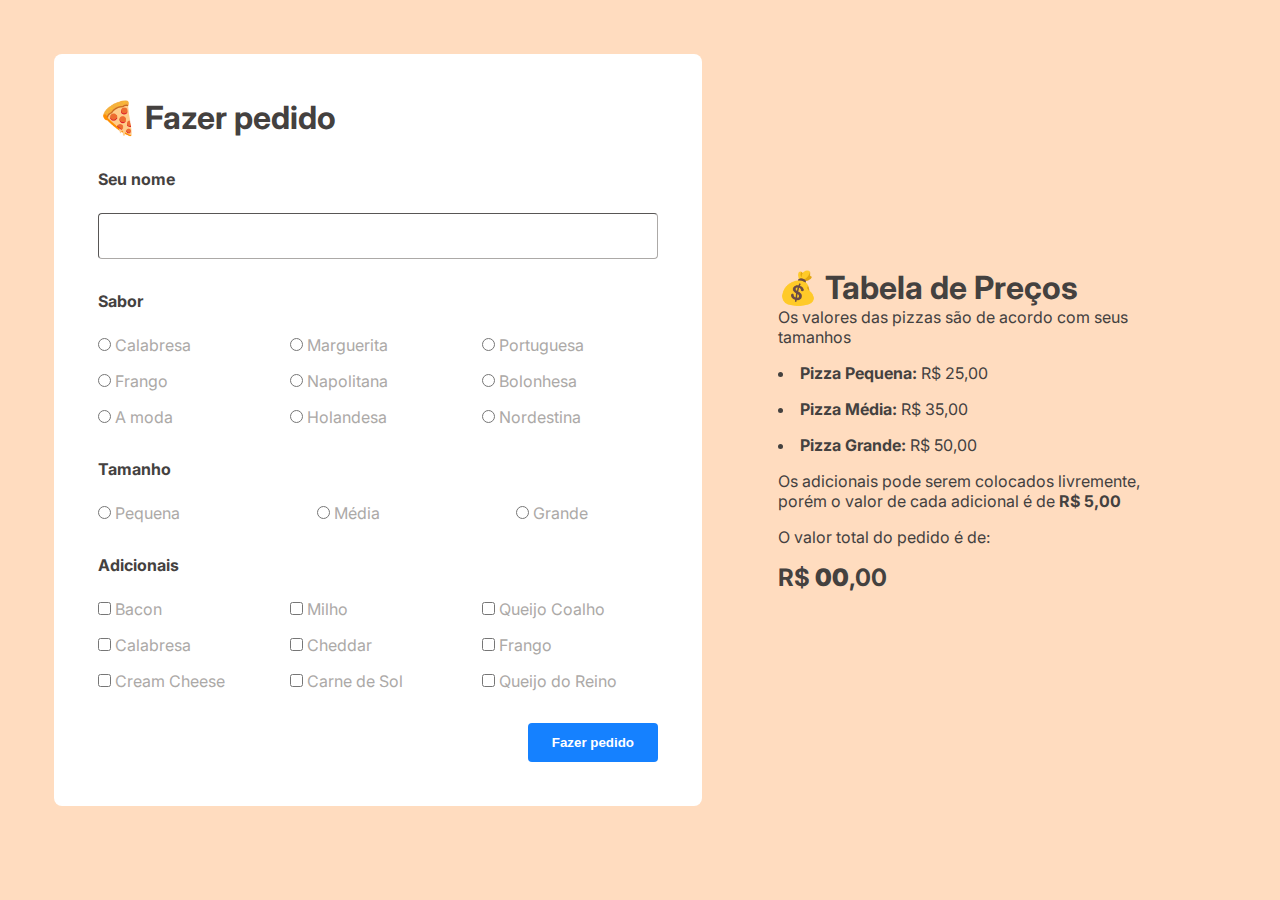
<file: webcoding/17_pizzaria-js/index.html>
<!DOCTYPE html>
<html lang="pt-br">

<head>
    <meta charset="UTF-8" />

    <link rel="preconnect" href="https://fonts.googleapis.com" />
    <link rel="preconnect" href="https://fonts.gstatic.com" crossorigin />
    <link
        href="https://fonts.googleapis.com/css2?family=Inter:ital,opsz,wght@0,14..32,100..900;1,14..32,100..900&display=swap"
        rel="stylesheet" />

    <title>Pizzaria JS - Faça seu pedido</title>

    <link rel="stylesheet" href="css/style.css" />
</head>

<body>
    <main>
        <section>
            <div class="form">
                <h1>🍕 Fazer pedido</h1>
                <div class="input-text">
                    <label>Seu nome</label>
                    <input id="nomever" type="text" />
                </div>

                <div>
                    <h4>Sabor</h4>

                    <div class="sabores">
                        <div class="input-radio">
                            <input type="radio" name="sabor" value="Calabresa" />
                            <label class="input-radio-label">Calabresa</label>
                        </div>

                        <div class="input-radio">
                            <input type="radio" name="sabor" value="Marguerita" />
                            <label class="input-radio-label">Marguerita</label>
                        </div>

                        <div class="input-radio">
                            <input type="radio" name="sabor" value="Portuguesa" />
                            <label class="input-radio-label">Portuguesa</label>
                        </div>

                        <div class="input-radio">
                            <input type="radio" name="sabor" value="Frango" />
                            <label class="input-radio-label">Frango</label>
                        </div>

                        <div class="input-radio">
                            <input type="radio" name="sabor" value="Napolitana" />
                            <label class="input-radio-label">Napolitana</label>
                        </div>

                        <div class="input-radio">
                            <input type="radio" name="sabor" value="Bolonhesa" />
                            <label class="input-radio-label">Bolonhesa</label>
                        </div>

                        <div class="input-radio">
                            <input type="radio" name="sabor" value="A moda" />
                            <label class="input-radio-label">A moda</label>
                        </div>

                        <div class="input-radio">
                            <input type="radio" name="sabor" value="Holandesa" />
                            <label class="input-radio-label">Holandesa</label>
                        </div>

                        <div class="input-radio">
                            <input type="radio" name="sabor" value="Nordestina" />
                            <label class="input-radio-label">Nordestina</label>
                        </div>
                    </div>
                </div>

                <div>
                    <h4>Tamanho</h4>

                    <div class="tamanhos">
                        <div class="input-radio">
                            <input type="radio" name="tamanho" value="Pequena" />
                            <label class="input-radio-label">Pequena</label>
                        </div>

                        <div class="input-radio">
                            <input type="radio" name="tamanho" value="Média" />
                            <label class="input-radio-label">Média</label>
                        </div>

                        <div class="input-radio">
                            <input type="radio" name="tamanho" value="Grande" />
                            <label class="input-radio-label">Grande</label>
                        </div>
                    </div>
                </div>

                <div>
                    <h4>Adicionais</h4>

                    <div class="adicionais">
                        <div class="input-check">
                            <input type="checkbox" name="adicionais" value="Bacon" />
                            <label class="input-check-label">Bacon</label>
                        </div>

                        <div class="input-check">
                            <input type="checkbox" name="adicionais" value="Milho" />
                            <label class="input-check-label">Milho</label>
                        </div>

                        <div class="input-check">
                            <input type="checkbox" name="adicionais" value="Queijo Coalho" />
                            <label class="input-check-label">Queijo Coalho</label>
                        </div>

                        <div class="input-check">
                            <input type="checkbox" name="adicionais" value="Calabresa" />
                            <label class="input-check-label">Calabresa</label>
                        </div>

                        <div class="input-check">
                            <input type="checkbox" name="adicionais" value="Cheddar" />
                            <label class="input-check-label">Cheddar</label>
                        </div>

                        <div class="input-check">
                            <input type="checkbox" name="adicionais" value="Frango" />
                            <label class="input-check-label">Frango</label>
                        </div>

                        <div class="input-check">
                            <input type="checkbox" name="adicionais" value="Cream Cheese" />
                            <label class="input-check-label">Cream Cheese</label>
                        </div>

                        <div class="input-check">
                            <input type="checkbox" name="adicionais" value="Carne de Sol" />
                            <label class="input-check-label">Carne de Sol</label>
                        </div>

                        <div class="input-check">
                            <input type="checkbox" name="adicionais" value="Queijo do Reino" />
                            <label class="input-check-label">Queijo do Reino</label>
                        </div>
                    </div>
                </div>

                <div>
                    <button onclick="fazerPedido()">Fazer pedido</button>
                </div>
            </div>
        </section>
        <section>
            <div>
                <h1>💰 Tabela de Preços</h1>
                <p>Os valores das pizzas são de acordo com seus tamanhos</p>
                <ul>
                    <li><strong>Pizza Pequena: </strong>R$ 25,00</li>
                    <li><strong>Pizza Média: </strong>R$ 35,00</li>
                    <li><strong>Pizza Grande: </strong>R$ 50,00</li>
                </ul>
                <p>Os adicionais pode serem colocados livremente, porém o valor de cada adicional é de <strong>R$
                        5,00</strong></p>

                <div>
                    <p>O valor total do pedido é de:</p>
                    <h2 id="total">R$ <strong>00</strong>,00</h2>
                </div>
            </div>
        </section>
    </main>
    <script src="js/script.js"></script>
</body>

</html>
</file>
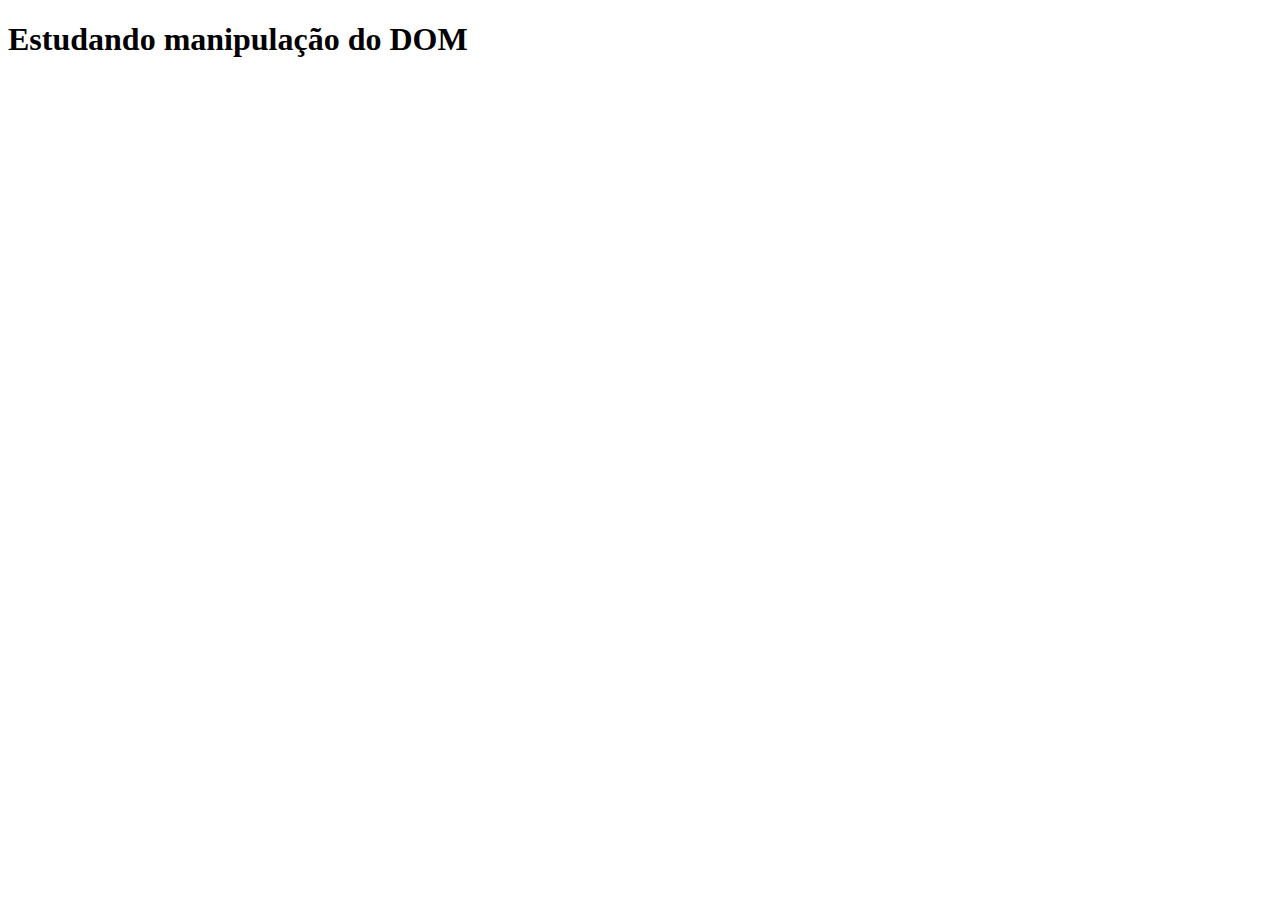
<file: webcoding/att-DOM/index.html>
<!DOCTYPE html>
<html lang="en">

<head>
    <meta charset="UTF-8">
    <meta name="viewport" content="width=device-width, initial-scale=1.0">
    <title>Document</title>
</head>

<body>
    <h1>Estudando manipulação do DOM</h1>
    <script src="js/script.js"></script>
</body>

</html>
</file>
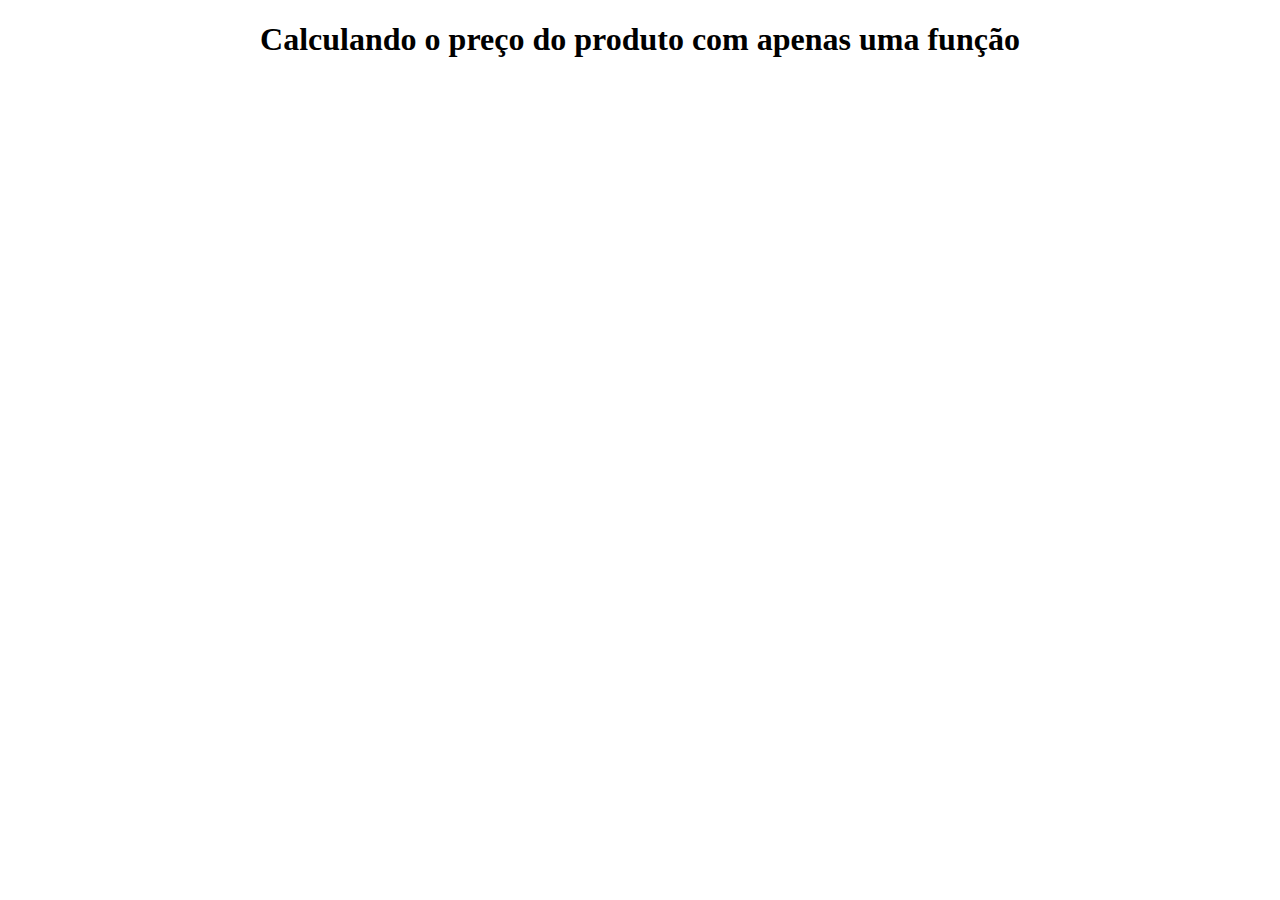
<file: webcoding/JS-basico/index.html>
<!DOCTYPE html>
<html lang="en">
<head>
    <meta charset="UTF-8">
    <meta name="viewport" content="width=device-width, initial-scale=1.0">
    <title>JS - Básico</title>
    <link rel="stylesheet" href="css/style.css">
</head>
<body>
    <h1>Calculando o preço do produto com apenas uma função</h1>
    <script src="js/script.js"></script>
</body>
</html>
</file>
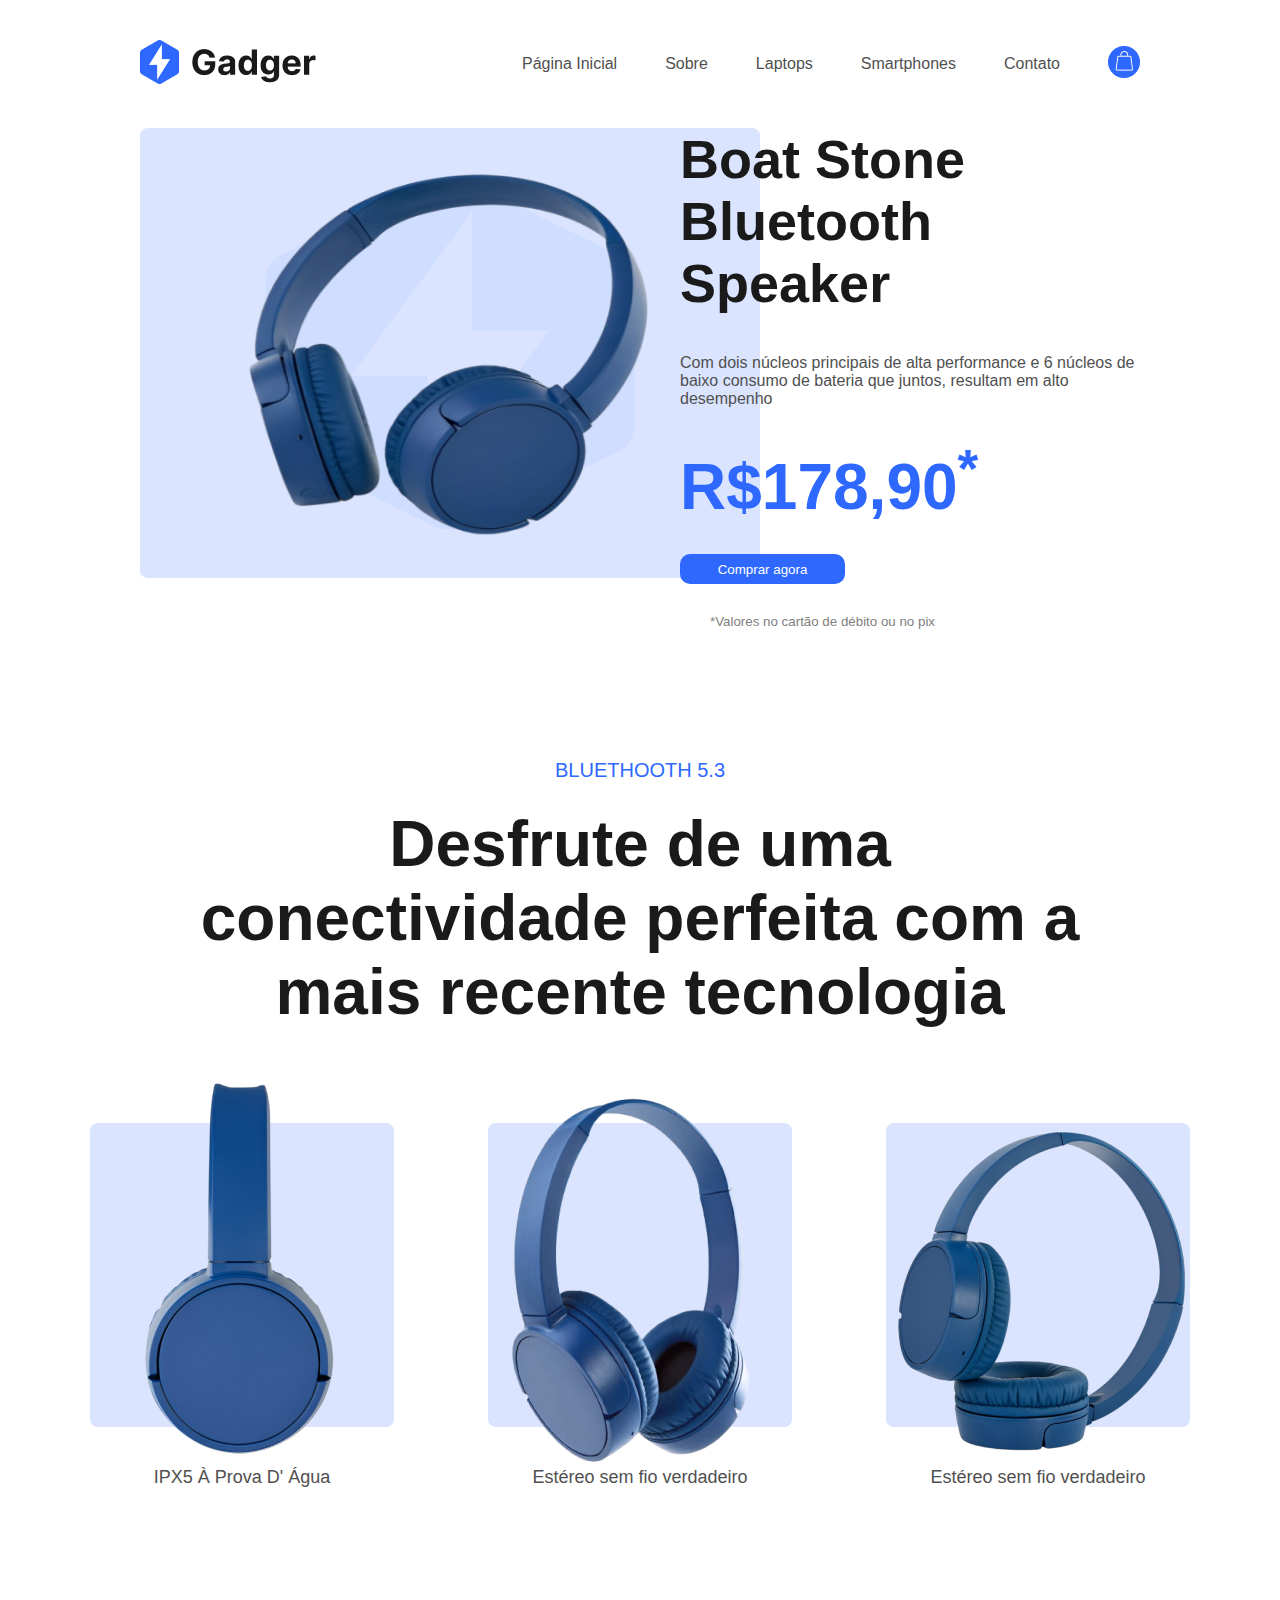
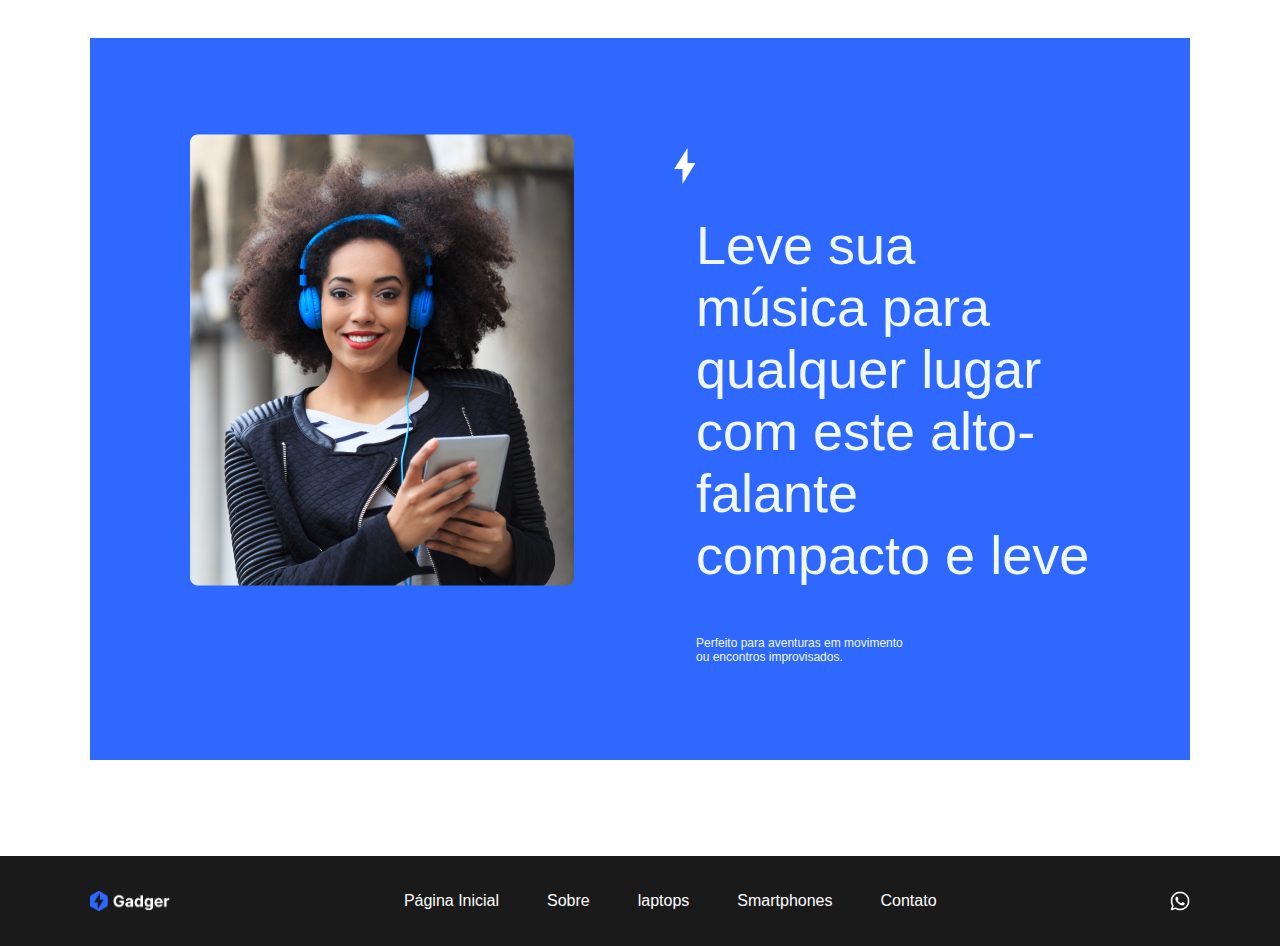
<file: webcoding/Projeto-Gadger/index.html>
<!DOCTYPE html>
<html lang="pt-br">

<head>
	<meta charset="UTF-8" />
	<title>Gadger - Conheça nossos produtos</title>
	<link rel="stylesheet" href="css/style.css" />
</head>

<body>
	<header>
		<main>
			<section>
				<img src="images/logo-01.png" alt="logo">

			</section>
			<ul>
				<li><a href="#">Página Inicial</a></li>
				<li><a href="#">Sobre</a></li>
				<li><a href="#">Laptops</a></li>
				<li><a href="#">Smartphones</a></li>
				<li><a href="#">Contato</a></li>
				<li><img src="images/carrinho.png" alt="carrinho"></li>
			</ul>

		</main>
	</header>
	<header class="bannerpai">
		<section class="banner">
			<img src="images/fone-01.png" alt="fone" class="fone3" style="height: 450px ; width: 620px;">
		</section>
		<section class="banner2">
			<p style="font-size: 54px; font-weight: bold; padding-bottom: 40px; color: #1a1a1a;">Boat Stone Bluetooth
				Speaker</p>
			<p style="padding-bottom: 30px; color: #505050;">Com dois núcleos principais de alta performance e 6 núcleos
				de baixo
				consumo de bateria que juntos,
				resultam em alto desempenho</p>
			<p style="font-size: 64px; color: #2E68FF;padding-bottom: 30px; font-weight: bold;">R$178,90<sup>*</sup></p>
			<button type="button">Comprar agora</button>
			<p style="font-size: smaller; padding: 30px; color: gray; padding-right: 100px;">*Valores no cartão de
				débito ou no pix</p>
		</section>
	</header>

	<section class="produtos">
		<p>BLUETHOOTH 5.3</p>
		<h1 style="font-size: 64px; color: #1a1a1a;">Desfrute de uma</br> conectividade perfeita com a</br> mais recente
			tecnologia</h1>
	</section>
	<section class="imagens">
		<figure>
			<img src="images/fone-02.png" alt="IPX5 À Prova D' Água">
			<figcaption>IPX5 À Prova D' Água</figcaption>
		</figure>
		<figure>
			<img src="images/fone-03.png" alt="Estéreo sem fio verdadeiro">
			<figcaption>Estéreo sem fio verdadeiro</figcaption>
		</figure>
		<figure>
			<img src="images/fone-04.png" alt="Estéreo sem fio verdadeiro">
			<figcaption>Estéreo sem fio verdadeiro</figcaption>
		</figure>
	</section>
	<section class="anuncio">
		<figure class="panck">
			<img src="images/foto.png" alt="">
		</figure>
		<figure class="raio">
			<img src="images/logo-03.png" alt="">
		</figure>
		<section>
			<p class="text1">Leve sua música para qualquer lugar com este alto-falante compacto e leve</p>
			<p class="text2">Perfeito para aventuras em movimento</br> ou encontros improvisados.
			</p>
		</section>
	</section>

	<footer>
		<img src="images/logo-02.png" alt="" class="logo">
		<ol>
			<li><a href="#">Página Inicial</a></li>
			<li><a href="#">Sobre</a></li>
			<li><a href="#">laptops</a></li>
			<li><a href="#">Smartphones</a></li>
			<li><a href="#">Contato</a></li>
		</ol>
		<img src="images/whatsapp.png" alt="" class="whatsapp">
	</footer>
</body>

</html>
</file>
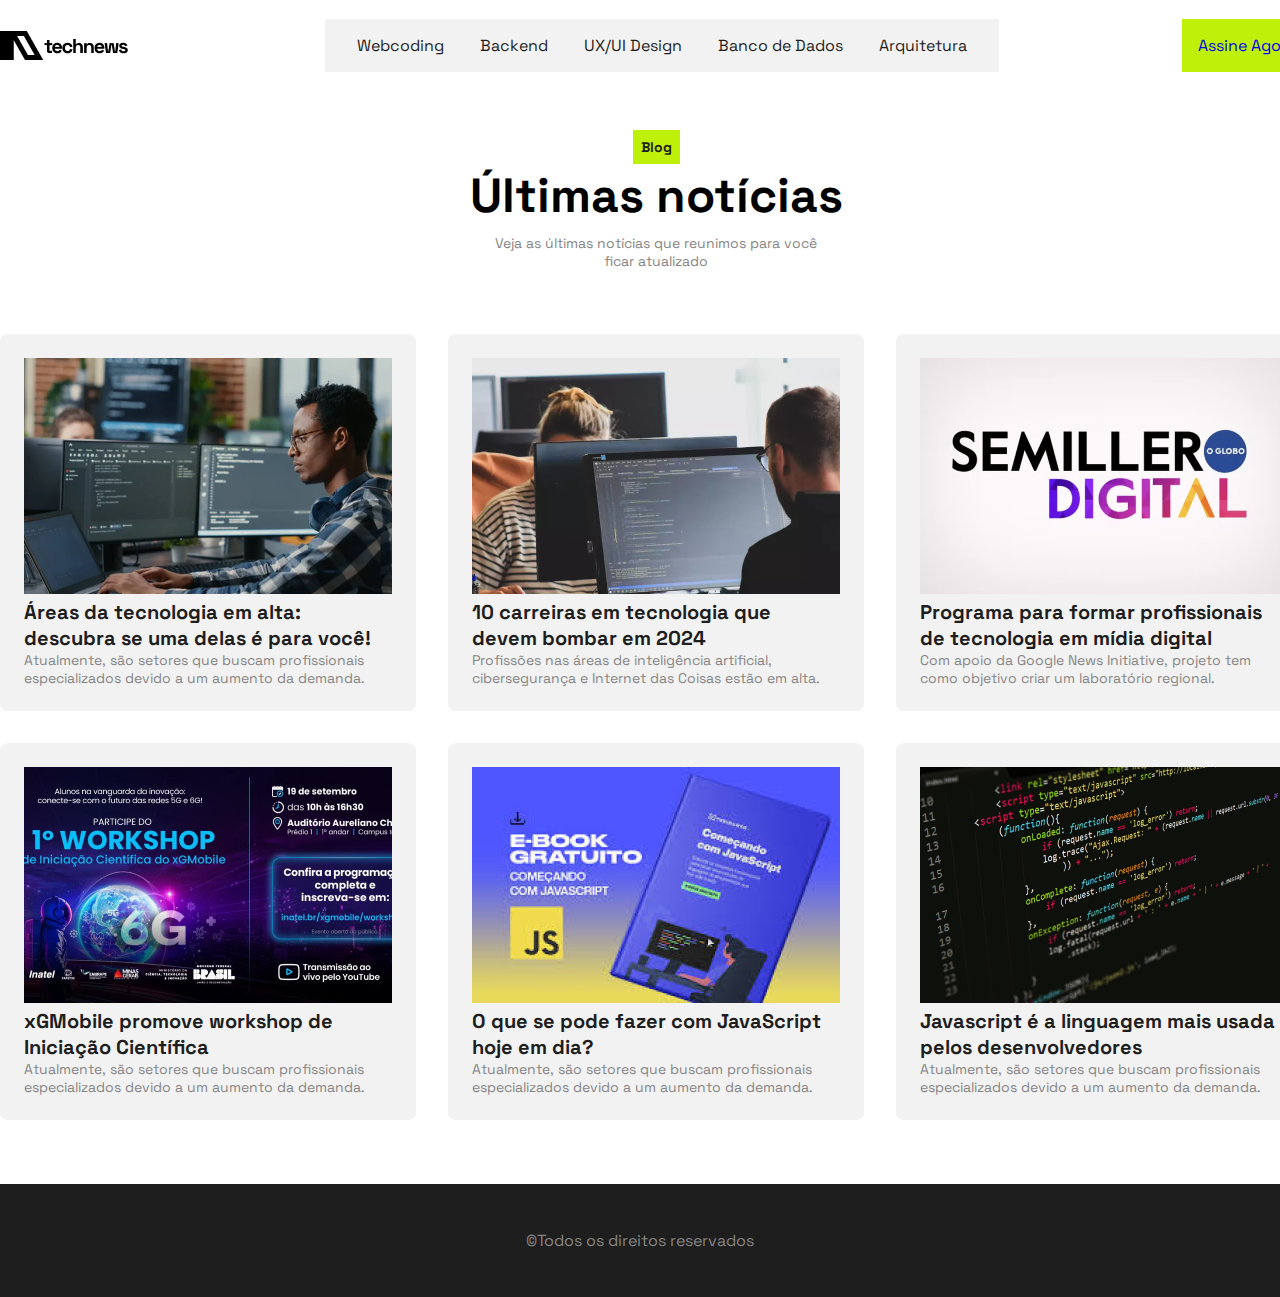
<file: webcoding/technews_grid/index.html>
<!DOCTYPE html>
 <html lang="pt-br">

<head>
    <meta charset="UTF-8">
    <meta name="viewport" content="width=device-width, initial-scale=1.0">
    <title>Technews - Página Inicial</title>
    <link rel="preconnect" href="https://fonts.googleapis.com">
    <link rel="preconnect" href="https://fonts.gstatic.com" crossorigin>
    <link href="https://fonts.googleapis.com/css2?family=Space+Grotesk:wght@300..700&display=swap" rel="stylesheet">
    <link rel="stylesheet" href="css/style.css">
</head>

<body>

    <header>
        <section class="grid grid-align">
            <img src="img/logo.png" alt="logo do Technews">
            <nav class="grid-align ">
                <a href="#">Webcoding</a>
                <a href="#">Backend</a>
                <a href="#">UX/UI Design</a>
                <a href="#">Banco de Dados</a>
                <a href="#">Arquitetura</a>
            </nav>
            <a href="#">Assine Agora</a>
        </section>
    </header>
    <main>
        <section>
            <header class="">
                <small>Blog</small>
                <h1>Últimas notícias</h1>
                <p>Veja as últimas notícias que reunimos para você ficar atualizado</p>
            </header>
            <section class="grid grid-cards">
                <div class="card">
                    <figure>
                        <img src="img/img01.png" alt="Imagem 01">
                    </figure>
                    <a href="#">Áreas da tecnologia em alta: descubra se uma delas é para você!</a>
                    <p>Atualmente, são setores que buscam profissionais especializados devido a um aumento da demanda.
                    </p>
                </div>
                <div class="card">
                    <figure>
                        <img src="img/img02.png" alt="Imagem 02">
                    </figure>
                    <a href="#">10 carreiras em tecnologia que devem bombar em 2024</a>
                    <p>Profissões nas áreas de inteligência artificial, cibersegurança e Internet das Coisas estão em
                        alta.</p>
                </div>

                <div class="card">
                    <figure>
                        <img src="img/img03.png" alt="Imagem 03">
                    </figure>
                    <a href="#">Programa para formar profissionais de tecnologia em mídia digital</a>
                    <p>Com apoio da Google News Initiative, projeto tem como objetivo criar um laboratório regional.</p>
                </div>

                <div class="card">
                    <figure>
                        <img src="img/img04.png" alt="Imagem 04">
                    </figure>
                    <a href="#">xGMobile promove workshop de Iniciação Científica</a>
                    <p>Atualmente, são setores que buscam profissionais especializados devido a um aumento da demanda.
                    </p>
                </div>

                <div class="card">
                    <figure>
                        <img src="img/img05.png" alt="Imagem 05">
                    </figure>
                    <a href="#">O que se pode fazer com JavaScript hoje em dia?</a>
                    <p>Atualmente, são setores que buscam profissionais especializados devido a um aumento da demanda.
                    </p>
                </div>

                <div class="card">
                    <figure>
                        <img src="img/img06.png" alt="Imagem 06">
                    </figure>
                    <a href="#">Javascript é a linguagem mais usada pelos desenvolvedores</a>
                    <p>Atualmente, são setores que buscam profissionais especializados devido a um aumento da demanda.
                    </p>
                </div>
            </section>
        </section>
    </main>
    <footer>&copy;Todos os direitos reservados</footer>















</body>

</html>
</file>
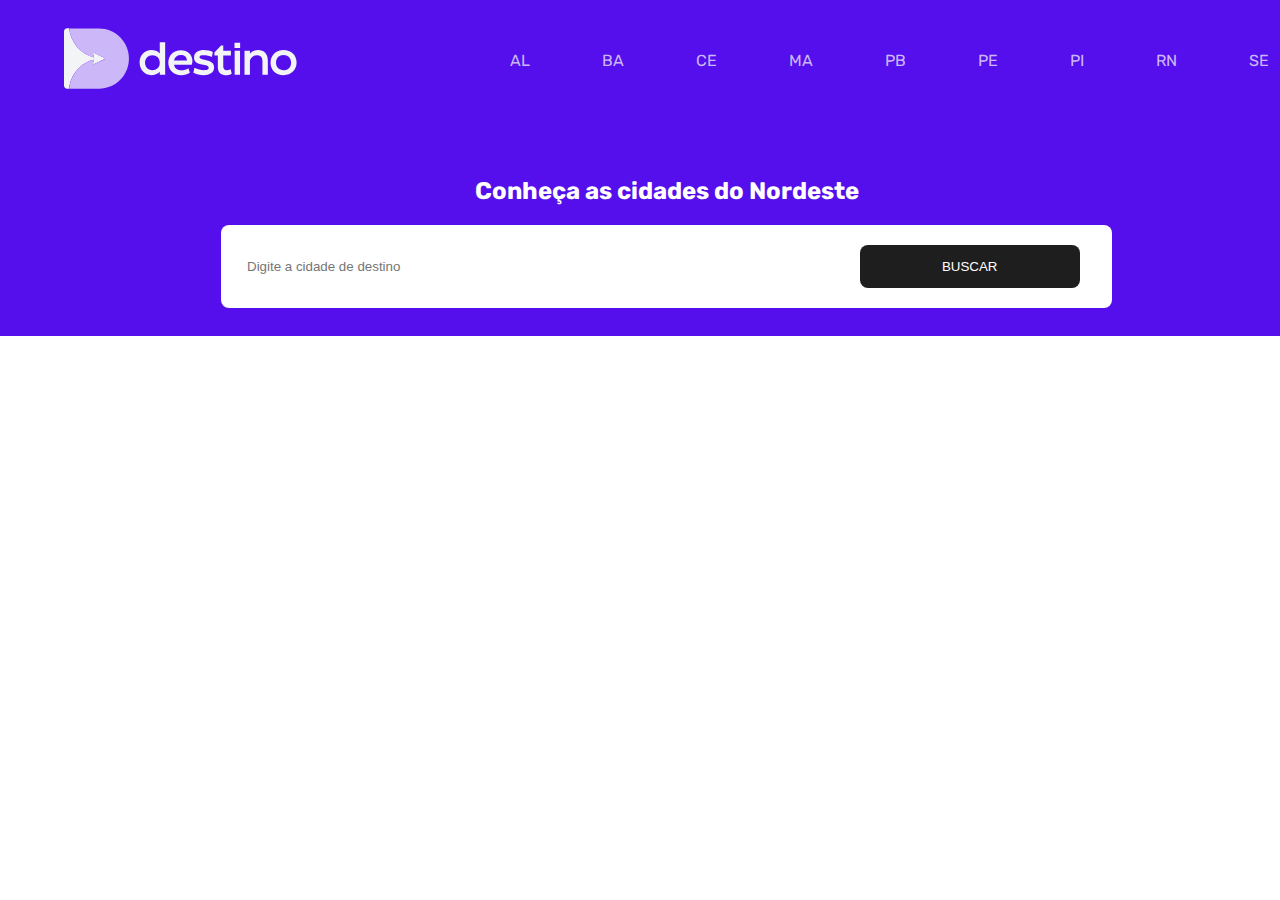
<file: webcoding/2025-1-capw-main/02-destino/index.html>
<!DOCTYPE html>
<html lang="en">

<head>
    <meta charset="UTF-8">
    <meta name="viewport" content="width=device-width, initial-scale=1.0">
    <title>Destino</title>

    <link rel="stylesheet" href="css/style.css">
    <link rel="stylesheet" href="css/media-402.css">
</head>

<body>

    <header> <!-- caixa roxa do fundo -->
        <section class="container"> <!-- caixa centralizadora -->
            <nav class="display-flex"> <!-- caixa de navegação -->
                <a href="index.html">
                    <img src="images/logo.svg" alt="Logo do Destino">
                </a>
                <ul class="display-flex">
                    <li> <a href="#">AL</a> </li>
                    <li> <a href="#">BA</a> </li>
                    <li> <a href="#">CE</a> </li>
                    <li> <a href="#">MA</a> </li>
                    <li> <a href="#">PB</a> </li>
                    <li> <a href="#">PE</a> </li>
                    <li> <a href="#">PI</a> </li>
                    <li> <a href="#">RN</a> </li>
                    <li> <a href="#">SE</a> </li>
                </ul>
                <div class="menu-hamburger">
                    <a href="">
                        <span></span>
                        <span></span>
                        <span></span>
                    </a>
                </div>
            </nav>
            <div class="busca"> <!-- caixa de busca -->
                <h2>Conheça as cidades do Nordeste</h2>
                <form>
                    <input type="text" placeholder="Digite a cidade de destino">
                    <button class="btn-primary">Buscar</button>
                    <button class="btn-lupa"><img src="images/busca.svg" alt="" srcset=""></button>
                </form>
            </div>
        </section>
    </header>

</body>

</html>
</file>
<file: webcoding/17_pizzaria-js/css/style.css>
* {
    margin: 0;
    padding: 0;
}

:root {
    --bege: #ffdcbf;
    --texto: #44413f;
    --button: #1581ff;
}

body {
    font-family: "Inter", sans-serif;
    background-color: var(--bege);
    color: var(--texto);
}

ul {
    list-style-position: inside;
}

main {
    display: flex;
    gap: 32px;
    padding: 54px;
    align-items: center;
}

main section:first-child {
    background-color: white;
    padding: 44px;
    border-radius: 8px;
}

main section:first-child .form {
    display: flex;
    flex-direction: column;
    gap: 32px;
}

main h4 {
    margin-bottom: 24px;
}

main label {
    color: #aca9a7;
}

.input-text {
    display: flex;
    flex-direction: column;
    gap: 24px;
}

.input-text label {
    font-weight: bold;
    color: var(--texto);
}

.input-text input {
    padding: 14.4px 12px;
    border-radius: 4px;
    min-width: 534px;
    border-width: 1px;
    border-color: #aca9a7;
}

.sabores {
    display: grid;
    grid-template-columns: repeat(3, 1fr);
    grid-template-rows: repeat(3, 1fr);
    gap: 16px;
}

.tamanhos {
    display: flex;
    justify-content: space-between;
    max-width: 490px;
}

.adicionais {
    display: grid;
    grid-template-columns: repeat(3, 1fr);
    grid-template-rows: repeat(3, 1fr);
    gap: 16px;
}

button {
    background-color: var(--button);
    color: #ffffff;
    font-weight: bold;
    padding: 12px 24px;
    border-radius: 4px;
    border-width: 0px;
    float: right;
}

main section:last-child {
    padding: 44px;
}

main section:last-child p,
main section:last-child li {
    margin-bottom: 16px;
}

#total h2 {
    font-size: 48px;
}
</file>
<file: webcoding/JS-basico/css/style.css>
body{
text-align: center;
}
</file>
<file: webcoding/Projeto-Gadger/css/style.css>
@import url("https://fonts.cdnfonts.com/css/inter");

/* Cores
Links do Menu no Topo, texto acima do valor, texto em baixo das fotos: #505050
Botão, R$ valor, fundo da imagem e etc: #2E68FF
Títulos maiores: #040315
Fundo do rodapé: #1A1A1A
*/

/* Tamanho das fontes 
Boat Stone Bluetooth Speaker - 54px
Desfrute de uma conectividade perfeita com a mais recente tecnologia - 64px
Valor, preço - 64px
Bluetooth 5.3 - 20px
Textos e paragrafos - 18px
Itens do menu - 16px
Leve sua música para qualquer lugar com este alto-lante compacto e leve - 54px
*/
* {
	margin: 0;
	padding: 0;
}

body {
	font-family: "Inter", sans-serif;
}

header {
	margin: 0px 90px 0px 90px;
}

a {
	text-decoration: none;
	color: #505050;
	font-size: 16px;
}

ul {
	list-style-type: none;
	padding: 0px;
	margin: 0px;
	display: flex;
	gap: 48px;
	flex-direction: row;
	align-items: center;
}

main {
	display: flex;
	justify-content: space-between;
	padding: 40px 50px;
}

.bannerpai {
	display: flex;
	justify-content: space-between;
}

.banner {
	width: 490px;
	padding: 0px 50px;
}

.banner2 {
	width: 490px;
	padding-right: 50px;
}

button {
	background-color: #2E68FF;
	color: white;
	width: 165px;
	height: 30px;
	border: none;
	border-radius: 10px;
}

.produtos {
	text-align: center;
	padding: 100px 90px 50px 90px;

}

.produtos p {
	margin-bottom: 25px;
	font-size: 20px;
	color: #2E68FF;
}

.imagens {
	display: flex;
	justify-content: space-between;
	padding: 0px 90px 0px 90px;
}

figcaption {
	text-align: center;
	color: #505050;
	font-size: 18px;
}

.anuncio {
	display: flex;
	background-color: #2E68FF;
	font-size: 54px;
	padding: 96px 100px 96px 100px;
	margin: 150px 90px 0px 90px;
	padding-top: 96px;
	color: aliceblue;
}

.anuncio section {
	width: 568px;
}

.raio {
	padding-left: 100px;
}

.text1 {
	padding-top: 80px;
	font-size: 54px;
}

.text2 {
	font-size: 12px;
	padding-top: 50px;
}

footer {
	background-color: #1a1a1a;
	width: 100%;
	height: 90px;
	margin-top: 96px;
	display: flex;
	justify-content: space-between;

}

footer ol {
	list-style-type: none;
	display: flex;
	gap: 48px;
	color: white;
	align-items: center;
}

footer img.whatsapp {
	padding: 35px 90px 0px 0px;
	height: 20px;
}

footer img.logo {
	padding: 35px 0px 0px 90px;
	height: 20px;
}

footer ol li a {
	color: white;
}
</file>
<file: webcoding/technews_grid/css/style.css>
/*dentro desse seletor podemos declarar variavéis*/
:root {
    --amarelo: #BFF009;
    --cinza: #868585;
    --preto: #1e1e1e;
    --branco: #ffffff;
    --cinzaclaro: #f2f2f2;
}

* {
    margin: 0;
    padding: 0;
    font-family: "Space Grotesk", sans-serif;
}

body {
    width: 100%;
    height: 100%;

}

.grid {
    display: grid;
}

.grid-align {
    grid-template-columns: auto auto auto;
    justify-content: space-between;

}

.grid-cards {
    grid-template-columns: repeat(3, 1fr);

}

header {
    margin: 19px auto;
}

header section {
    width: 1312px;
    margin: 0px auto;
    align-items: center;
}

header section nav {
    gap: 32px;
    background-color: var(--cinzaclaro);
    padding: 16px;
}

header section nav a {
    text-decoration: none;
    color: var(--preto);
    margin: 0 16px;
}



/*Esse > indica que somente o a que é filho de section é que vai receber as propriedades*/
header section>a {
    background-color: var(--amarelo);
    padding: 16px;
    text-decoration: none;
}

main section {
    width: 1312px;
    margin: 64px auto;
}

main header {
    padding: 0px;
    text-align: center;
}

main header small {
    padding: 8px;
    background-color: var(--amarelo);
    font-size: 14px;
    font-weight: bold;
    color: var(--preto);
}

main header p {
    font-size: 14px;
    color: var(--cinza);
    max-width: 354px;
    margin: 0 auto;
}

main header h1 {
    font-size: 48px;
    padding: 8px 8px;
}

main section>section {
    gap: 32px;
}

main section .card {
    width: 368px;
    padding: 24px;
    gap: 16px;
    background-color: var(--cinzaclaro);
    border-radius: 8px;
}

main section .card a {
    color: var(--preto);
    font-size: 20px;
    font-weight: bold;
    text-decoration: none;
}

main section .card p {
    color: var(--cinza);
    font-size: 14px;
}

main section .card:hover {
    background-color: var(--preto);

}

main section .card a:hover {
    color: var(--branco);
}

footer {
    text-align: center;
    background-color: var(--preto);
    padding: 46px 0px;
    color: var(--cinza);

}
</file>
<file: webcoding/2025-1-capw-main/02-destino/css/style.css>
@import url("https://fonts.googleapis.com/css2?family=Rubik:ital,wght@0,300..900;1,300..900&display=swap");

:root {
  --primary-color: #550fed;
  --secondary-color: #ccb7f9;
  --black: #1e1e1e;
  --gray: #716c7c;
  --border: #c8c2d6;
  --background: #f2f4f5;
}

html {
  font-family: "Rubik", sans-serif;
  font-weight: 400;
  font-style: normal;
}

/* reset de estilo */
body {
  padding: 0px;
  margin: 0px;
}

ul,
li {
  list-style: none;
  padding: 0px;
  margin: 0px;
}

a {
  text-decoration: none;
}
/* fim do reset */

header {
  background-color: var(--primary-color);
  padding: 28px 64px;
}

@media (max-width: 1024px) {
  header {
    padding: 28px 38px;
  }
}

.container {
  width: 1205px;
  margin: 0px auto;
}

@media (max-width: 1024px) {
  .container {
    width: 100%;
  }
}

.display-flex {
  display: flex;
}

nav {
  justify-content: space-between;
  align-items: center;

  margin-bottom: 84px;
}

nav ul {
  gap: 72px;
}

@media (max-width: 1024px) {
  nav ul {
    display: none !important;
  }
}

nav ul li a {
  color: var(--secondary-color);
}

nav ul li a:hover {
  color: var(--black);
}

nav .menu-hamburger {
  display: none;
}

@media (max-width: 1024px) {
  nav .menu-hamburger {
    display: block;
  }
}

nav .menu-hamburger span {
  height: 4px;
  width: 24px;
  background-color: white;
  display: block;
  margin-bottom: 4px;
}

div h2 {
  color: white;
  text-align: center;
} 

form {
  background-color: white;
  width: 100%;
  max-width: 843px;
  margin: 0 auto;
  padding: 20px 24px;
  border-radius: 8px;

}

@media (max-width: 744px) {
  form {
    max-width: 100%;
  }
}

form button {
  background-color: var(--black);
  color: white;
  text-transform: uppercase;
  border: none;
  padding: 14px 82px;
  border-radius: 8px;
}
.btn-lupa {
  display: none;
}

form input {
  background-color: transparent;
  width: 72%;
  border: none;
  height: 35px;
}

@media (max-width: 744px) {
  form input {
    width: 63%;
  }
}

/* Responsive */
</file>
<file: webcoding/2025-1-capw-main/02-destino/css/media-402.css>
@media (max-width:402px) {
    nav a img{
        width:154px;
    }

    form{
        padding: 15px 15px;
        align-items: center;
        display: flex;
        justify-content: space-between;
        
    }
    input{
        text-align: center;
        color: #C8C2D6;

    }


    div h2 {
        font-size: 28px;
    }

    form button {
        padding: 7px 41px;
    }

    .btn-primary {
        display: none;
    }

    .btn-lupa {
        display: inline-block;
        padding: 16px 16px;
        
    }
}
</file>
